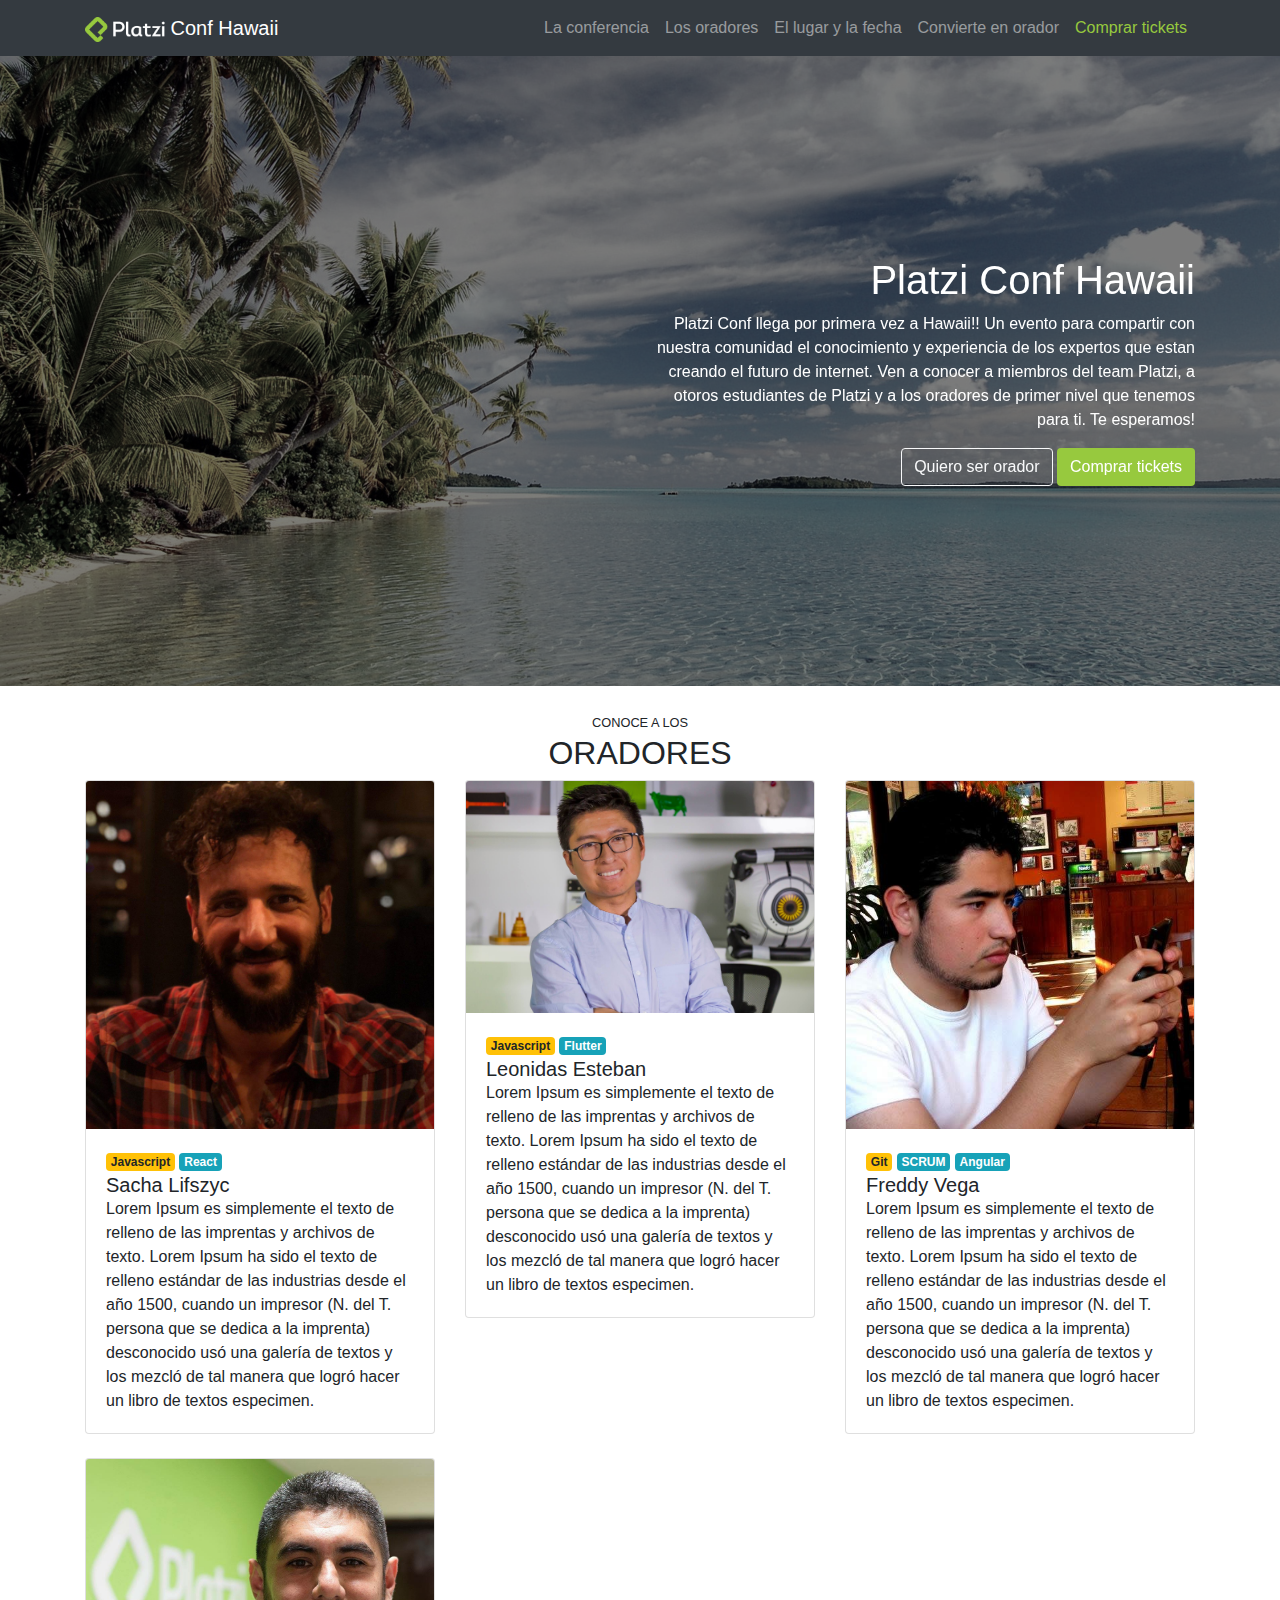
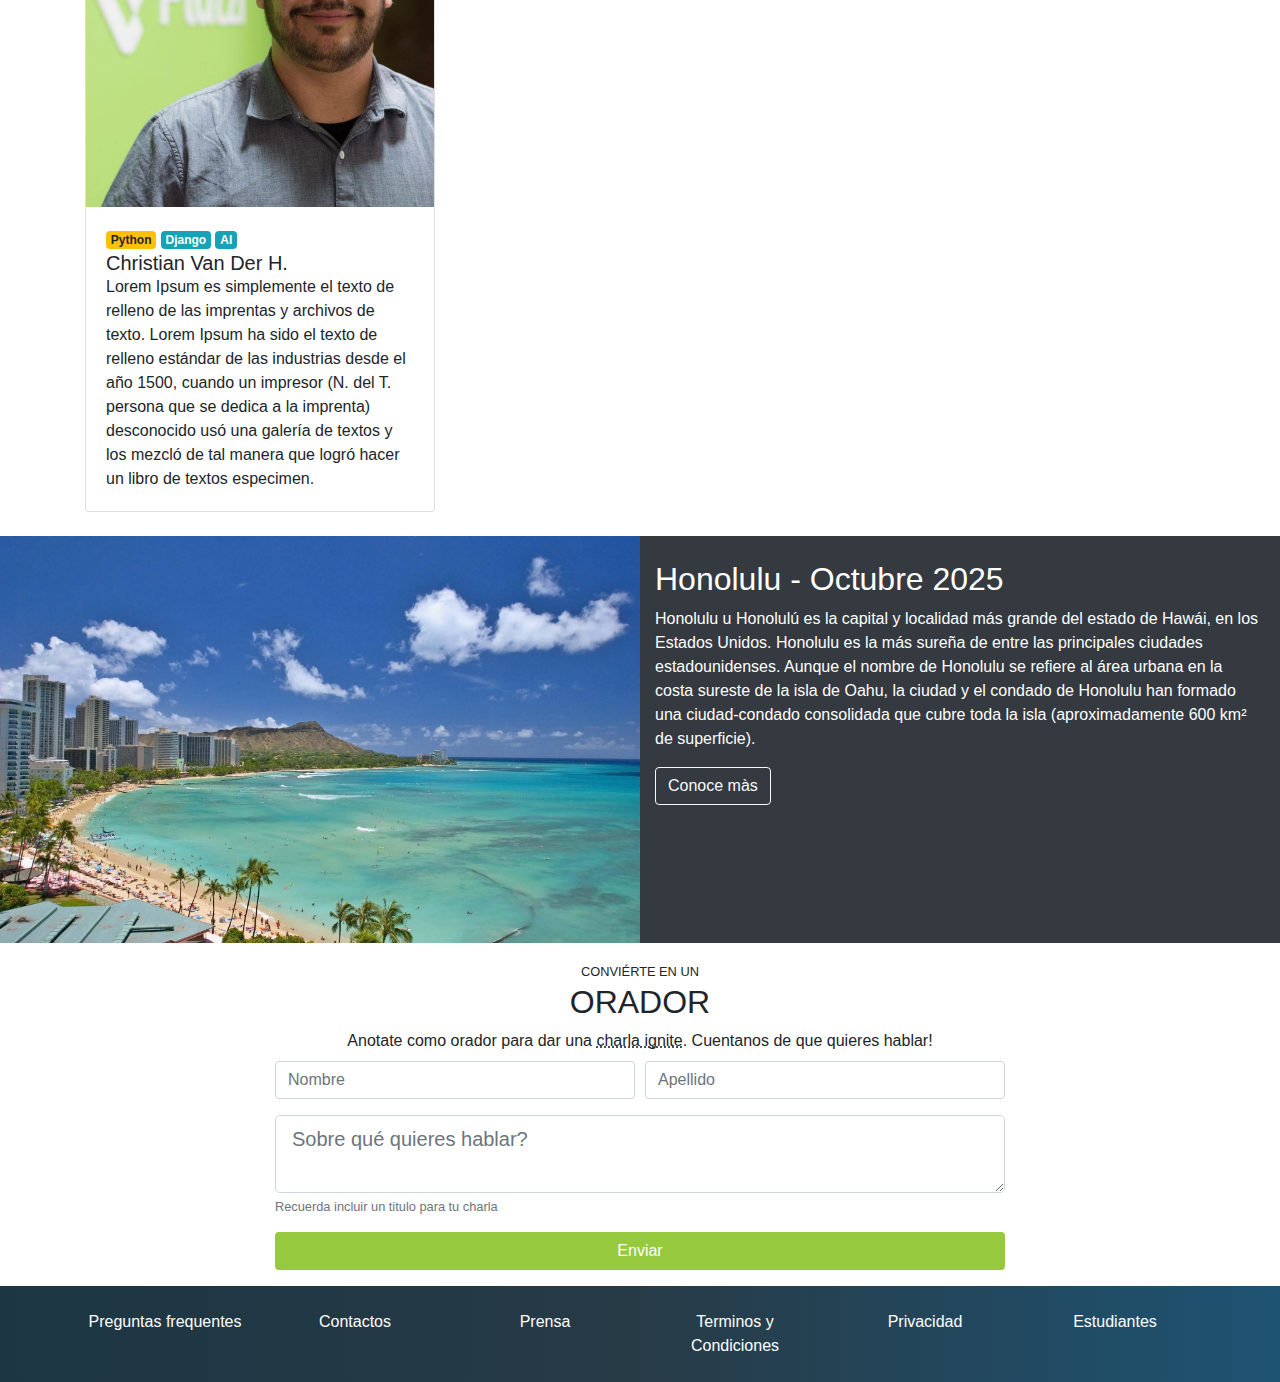
<file: index.html>
<!doctype html>
<html lang="en">
  <head>
    <!-- Required meta tags -->
    <meta charset="utf-8">
    <meta name="viewport" content="width=device-width, initial-scale=1, shrink-to-fit=no">

    <!-- Bootstrap CSS -->
    <link rel="stylesheet" href="https://stackpath.bootstrapcdn.com/bootstrap/4.4.1/css/bootstrap.min.css" integrity="sha384-Vkoo8x4CGsO3+Hhxv8T/Q5PaXtkKtu6ug5TOeNV6gBiFeWPGFN9MuhOf23Q9Ifjh" crossorigin="anonymous">
    <link rel="stylesheet" href="index.css">

    <title>Platzi Conf Hawaii</title>
  </head>
    
  <body data-spy="scroll" data-target="navbar" data-ofsset="57">

    <!-- Header  -->
    <nav id="header" class="navbar navbar-expand-lg navbar-dark bg-dark sticky-top">
      <div class="container">
        <a class="navbar-brand" href="#">
          <img src="assets/images/platzi-logo.png" alt="Platzi logo">
          Conf Hawaii
        </a>
        <button class="navbar-toggler" type="button" data-toggle="collapse" data-target="#navbarSupportedContent" aria-controls="navbarSupportedContent" aria-expanded="false" aria-label="Toggle navigation">
          <span class="navbar-toggler-icon"></span>
        </button>
      
        <div class="collapse navbar-collapse" id="navbar">
          <ul class="navbar-nav ml-auto">
            <li class="nav-item">
              <a class="nav-link" href="#main">La conferencia</a>
            </li>
            <li class="nav-item">
              <a class="nav-link" href="#speakers">Los oradores</a>
            </li>
            <li class="nav-item">
              <a class="nav-link" href="#place-time">El lugar y la fecha</a>
            </li>
            <li class="nav-item">
              <a class="nav-link" href="#conviertete-en-orador">Convierte en orador</a>
              <li class="nav-item">
                <a class="nav-link text-platzi" href="#">Comprar tickets</a>
              </li>
            </li>
            </ul>
        </div>
      </div>  
      </nav>
    <!-- /Header -->

    <!--Main-->
    <main id="main">
        <div id="carousel" class="carousel slide carousel-fade" data-ride="carousel" data-pause="false">
            <div class="carousel-inner">
              <div class="carousel-item active">
                <img src="assets/images/hawaii.jpg" class="d-block w-100" alt="Hawaii 1">
              </div>
              <div class="carousel-item">
                <img src="assets/images/hawaii2.jpg" class="d-block w-100" alt="Hawaii 2">
              </div>
              <div class="carousel-item">
                <img src="assets/images/hawaii3.jpeg" class="d-block w-100" alt="Hawaii 3">
              </div>
              <div class="overlay">
                <div class="container">
                  <div class="row align-items-center">
                    <div class="col-md-6 offset-md-6 texet-center text-md-right">
                      <h1>Platzi Conf Hawaii</h1>
                      <p class="d-none d-md-block">Platzi Conf llega por primera vez a Hawaii!! Un evento
                         para compartir con nuestra comunidad el conocimiento y experiencia
                         de los expertos que estan creando el futuro de internet.
                         Ven a conocer a miembros del team Platzi, a otoros
                         estudiantes de Platzi y a los oradores de primer nivel
                         que tenemos para ti. Te esperamos!
                      </p>
                      <a href="#" class="btn btn-outline-light">Quiero ser orador</a>
                      <button typre="button" class="btn btn-platzi">Comprar tickets</button>
                    </div>
                  </div>
                </div>
              </div>
            </div>
          </div>
    </main>  
    <!--/Main-->

    <!--Speakers-->
    <section id="speakers" class="mt-4">
      <div class="container">
        <div class="row">
          <div class="col text-center text-uppercase">
            <small>Conoce a los</small>
            <h2>Oradores</h2>
          </div>
        </div>
        <div class="row">
          <div class="col-12 col-md-6 col-lg-4 mb-4">
              <div class="card">
                  <img src="assets/speakers/sacha.jpg" class="card-img-top" alt="Foto de Sacha">
                  <div class="card-body">
                    <div class="badges">
                      <span class="badge badge-warning">Javascript</span>
                      <span class="badge badge-info">React</span>
                    </div>
                    <h5 class="card-title mb-0">Sacha Lifszyc</h5>
                    <p class="card-text">Lorem Ipsum es simplemente el texto de relleno de las imprentas y archivos de texto. Lorem Ipsum ha sido el texto de relleno estándar de las industrias desde el año 1500, cuando un impresor (N. del T. persona que se dedica a la imprenta) desconocido usó una galería de textos y los mezcló de tal manera que logró hacer un libro de textos especimen.</p>
                  </div>
                </div>
          </div>
          <div class="col-12 col-md-6 col-lg-4 mb-4">
              <div class="card">
                  <img src="assets/speakers/leonidas.jpeg" class="card-img-top" alt="Foto de Leonidas">
                  <div class="card-body">
                    <div class="badges">
                        <span class="badge badge-warning">Javascript</span>
                        <span class="badge badge-info">Flutter</span>
                    </div>
                    <h5 class="card-title mb-0">Leonidas Esteban</h5>
                    <p class="card-text">Lorem Ipsum es simplemente el texto de relleno de las imprentas y archivos de texto. Lorem Ipsum ha sido el texto de relleno estándar de las industrias desde el año 1500, cuando un impresor (N. del T. persona que se dedica a la imprenta) desconocido usó una galería de textos y los mezcló de tal manera que logró hacer un libro de textos especimen.</p>
                  </div>
                </div>
          </div>
          <div class="col-12 col-md-6 col-lg-4 mb-4">
              <div class="card">
                  <img src="assets/speakers/freddy.jpeg" class="card-img-top" alt="Foto de Freddy">
                  <div class="card-body">
                    <div class="badges">
                        <span class="badge badge-warning">Git</span>
                        <span class="badge badge-info">SCRUM</span>
                        <span class="badge badge-info">Angular</span>
                    </div>
                    <h5 class="card-title mb-0">Freddy Vega</h5>
                    <p class="card-text">Lorem Ipsum es simplemente el texto de relleno de las imprentas y archivos de texto. Lorem Ipsum ha sido el texto de relleno estándar de las industrias desde el año 1500, cuando un impresor (N. del T. persona que se dedica a la imprenta) desconocido usó una galería de textos y los mezcló de tal manera que logró hacer un libro de textos especimen.</p>
                  </div>
                </div>
          </div>
          <div class="col-12 col-md-6 col-lg-4 mb-4">
              <div class="card">
                  <img src="assets/speakers/cvander.jpeg" class="card-img-top" alt="Foto de Cvander">
                  <div class="card-body">
                    <div class="badges">
                        <span class="badge badge-warning">Python</span>
                        <span class="badge badge-info">Django</span>
                        <span class="badge badge-info">AI</span>
                    </div>
                    <h5 class="card-title mb-0">Christian Van Der H.</h5>
                    <p class="card-text">Lorem Ipsum es simplemente el texto de relleno de las imprentas y archivos de texto. Lorem Ipsum ha sido el texto de relleno estándar de las industrias desde el año 1500, cuando un impresor (N. del T. persona que se dedica a la imprenta) desconocido usó una galería de textos y los mezcló de tal manera que logró hacer un libro de textos especimen.</p>
                  </div>
                </div>
          </div>
        </div>
      </div>
    </section>
    
    <!--/ Speaker-->

    <!--Fecha y hora-->
    
    <section id="place-time">
      <div class="container-fluid">
        <div class="row">
          <div class="col-12 col-lg-6 pl-0 pr-0">
            <img src="assets/images/honolulu.jpg" alt="Honolulu">
          </div>
          <div class="col-12 col-lg-6 pt-4 pb-4">
              <h2>Honolulu - Octubre 2025</h2>
              <p>Honolulu u Honolulú es la capital y localidad más grande del estado de Hawái, en los Estados Unidos. Honolulu es la más sureña de entre las principales ciudades estadounidenses. Aunque el nombre de Honolulu se refiere al área urbana en la costa sureste de la isla de Oahu, la ciudad y el condado de Honolulu han formado una ciudad-condado consolidada que cubre toda la isla (aproximadamente 600 km² de superficie).</p>
              <a class="btn btn-outline-light" href="https://es.wikipedia.org/wiki/Honolulu">Conoce màs</a>
            </div>  
        </div>
      </div>
    </section>

    <!--/ Fecha y hora-->

    <!-- Conviertete en speaker -->
    <section id="conviertete-en-orador" class="pt-3 pb-3">
      <div class="container">
        <div class="row">
          <div class="col text-uppercase text-center">
            <small>Conviérte en un</small>
            <h2>ORADOR</h2>
          </div>
        </div>
        <div class="row">
          <div class="col text-center">
            Anotate como orador para dar una <abbr data-toggle="tooltip" title="Charlas de 5 minutos">charla ignite</abbr>. Cuentanos de que quieres hablar!
          </div>
        </div>
        <div class="row">
          <div class="col col-md-10 offset-md-1 col-lg-8 offset-lg-2 pt-2">
              <form>
                  <div class="form-row">
                    <div class="form-group col-12 col-md-6">
                      <input type="text" class="form-control" placeholder="Nombre">
                    </div>
                    <div class="form-group col-12 col-md-6">
                      <input type="text" class="form-control" placeholder="Apellido">
                    </div>
                  </div>
                  <div class="form-row">
                    <div class="form-group col">
                      <textarea name="text" class="form-control form-control-lg" placeholder="Sobre qué quieres hablar?"></textarea>
                      <small class="form-text text-muted">
                        Recuerda incluir un titulo para tu charla
                      </small>
                    </div>
                  </div>
                  <div class="form-row">
                    <div class="col">
                      <button type="button" class="btn btn-platzi btn-block">Enviar</button>
                    </div>
                  </div>
                </form>
          </div>
        </div>
      </div>
    </section>
    <!--/ Conviertete en speaker -->

    <!-- Footer -->
      <footer id="footer" class="pb-4 pt-4">
          <div class="container">
              <div class="row text-center">
                  <div class="col-12 col-lg">
                    <a href="#">Preguntas frequentes</a>   
                  </div>
                  <div class="col-12 col-lg">
                    <a href="#">Contactos</a>   
                  </div>
                  <div class="col-12 col-lg">
                    <a href="#">Prensa</a>   
                  </div>
                  <div class="col-12 col-lg">
                    <a href="#">Terminos y Condiciones</a>
                  </div>
                  <div class="col-12 col-lg">
                    <a href="#">Privacidad</a>   
                  </div>
                  <div class="col-12 col-lg">
                    <a href="#">Estudiantes</a>   
                  </div>   
              </div>
            </div>
          </div>
      </footer>
    <!-- /Footer -->
    
    <!-- Optional JavaScript -->
    <!-- jQuery first, then Popper.js, then Bootstrap JS -->
    <script src="https://code.jquery.com/jquery-3.4.1.slim.min.js" integrity="sha384-J6qa4849blE2+poT4WnyKhv5vZF5SrPo0iEjwBvKU7imGFAV0wwj1yYfoRSJoZ+n" crossorigin="anonymous"></script>
    <script src="https://cdn.jsdelivr.net/npm/popper.js@1.16.0/dist/umd/popper.min.js" integrity="sha384-Q6E9RHvbIyZFJoft+2mJbHaEWldlvI9IOYy5n3zV9zzTtmI3UksdQRVvoxMfooAo" crossorigin="anonymous"></script>
    <script src="https://stackpath.bootstrapcdn.com/bootstrap/4.4.1/js/bootstrap.min.js" integrity="sha384-wfSDF2E50Y2D1uUdj0O3uMBJnjuUD4Ih7YwaYd1iqfktj0Uod8GCExl3Og8ifwB6" crossorigin="anonymous"></script>
    <script src="index.js"></script>
  </body>
</html>
</file>
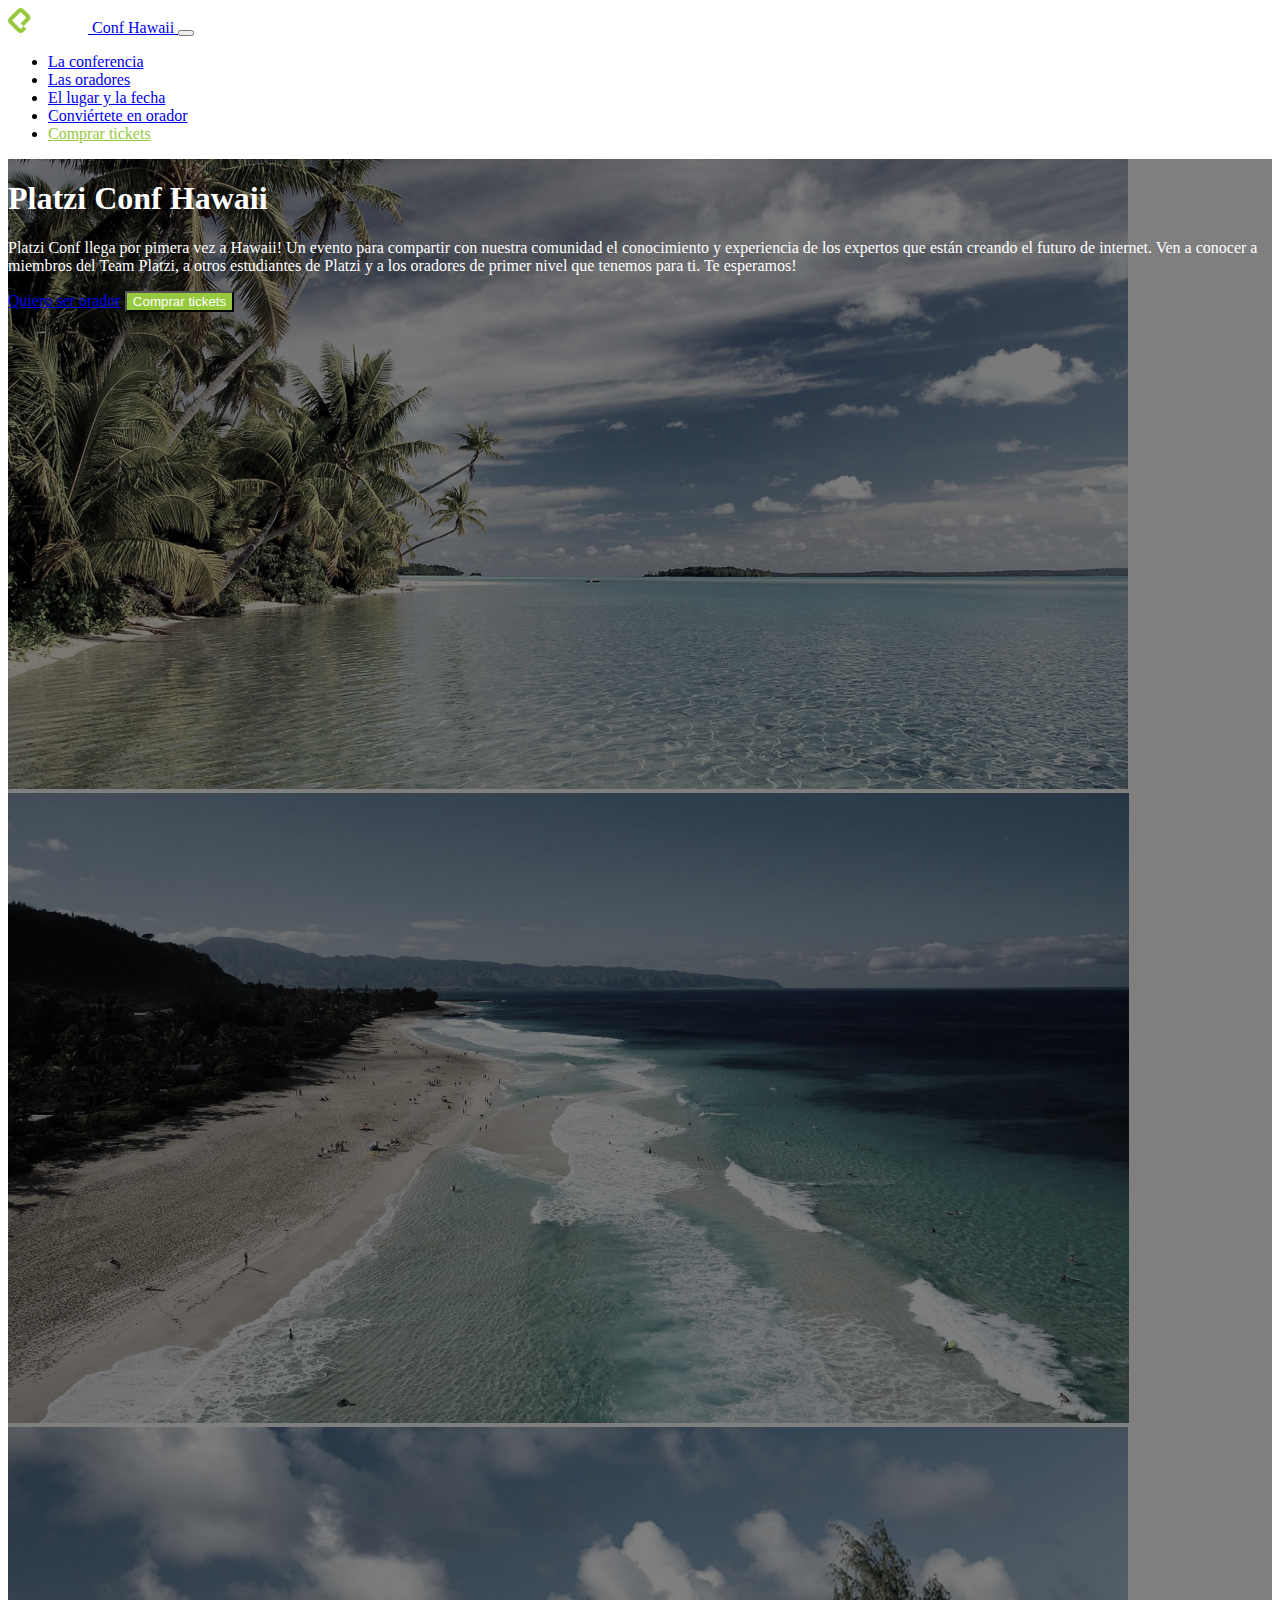
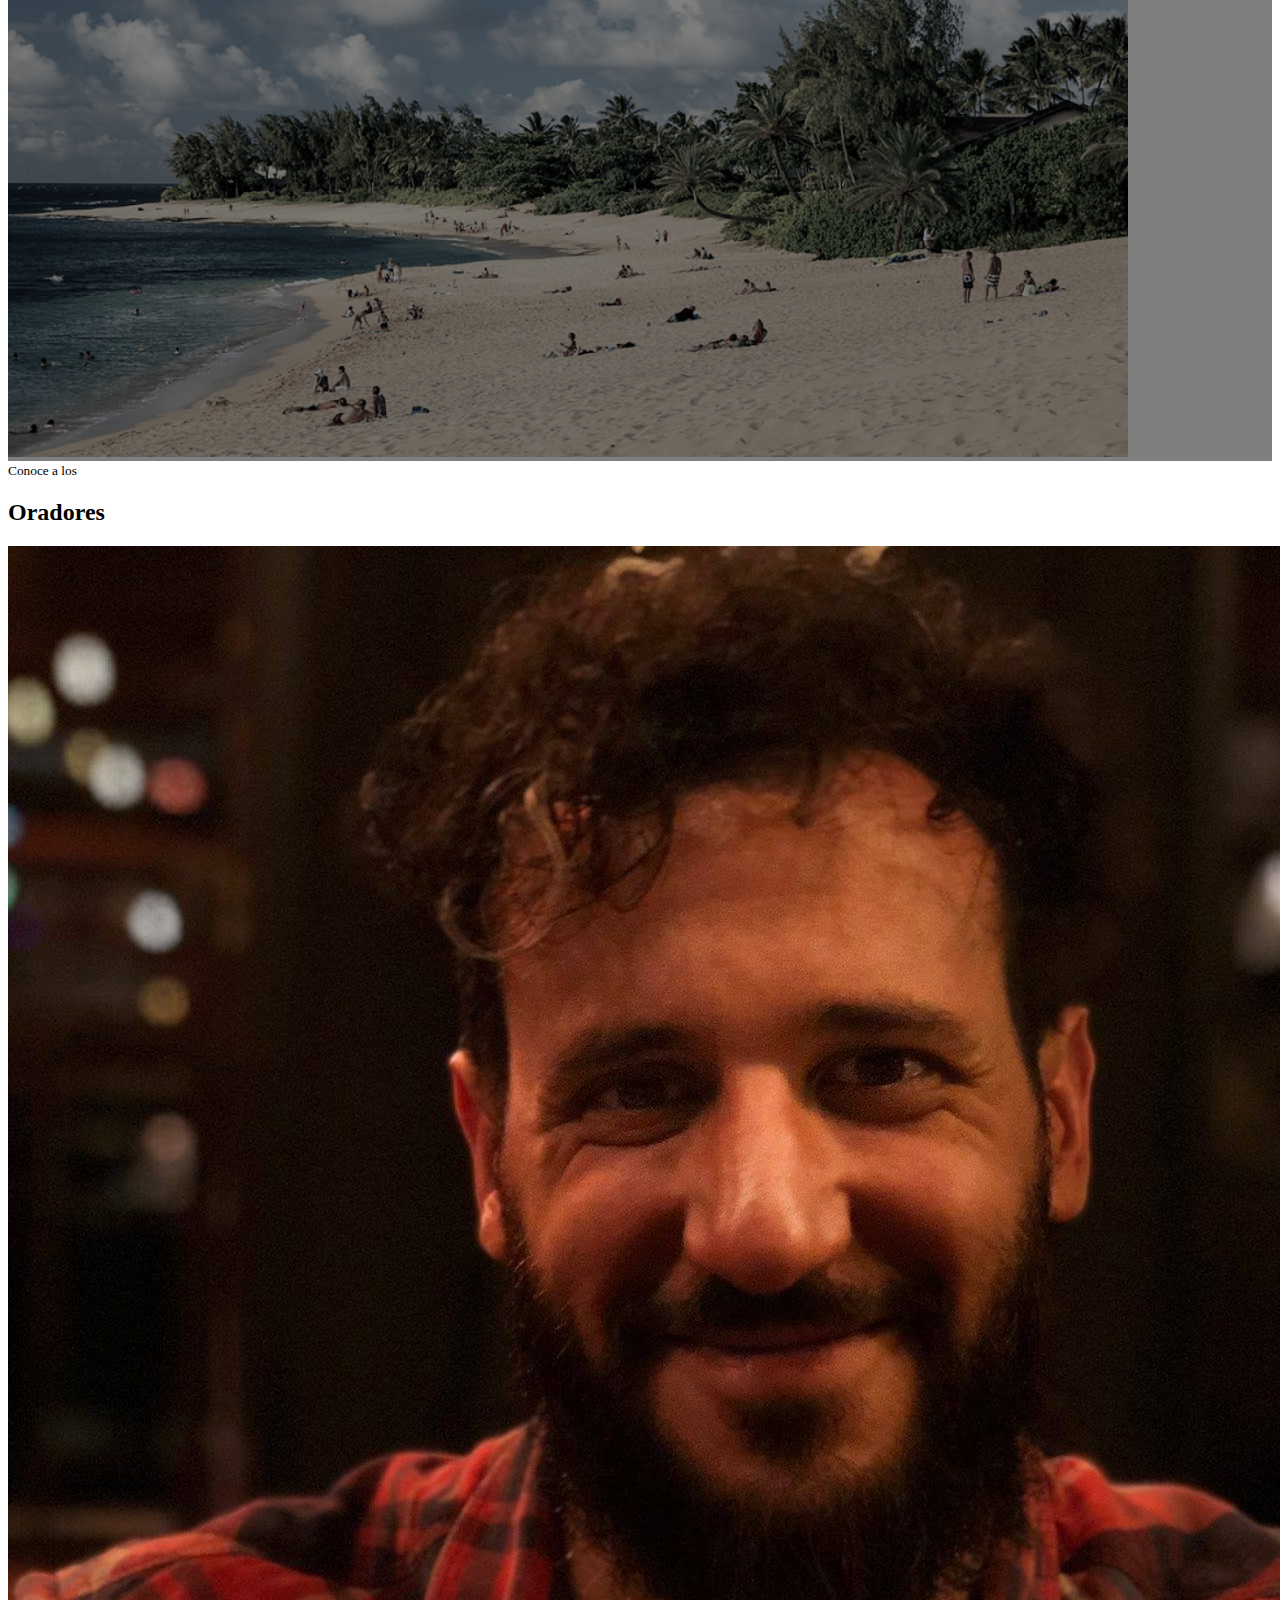
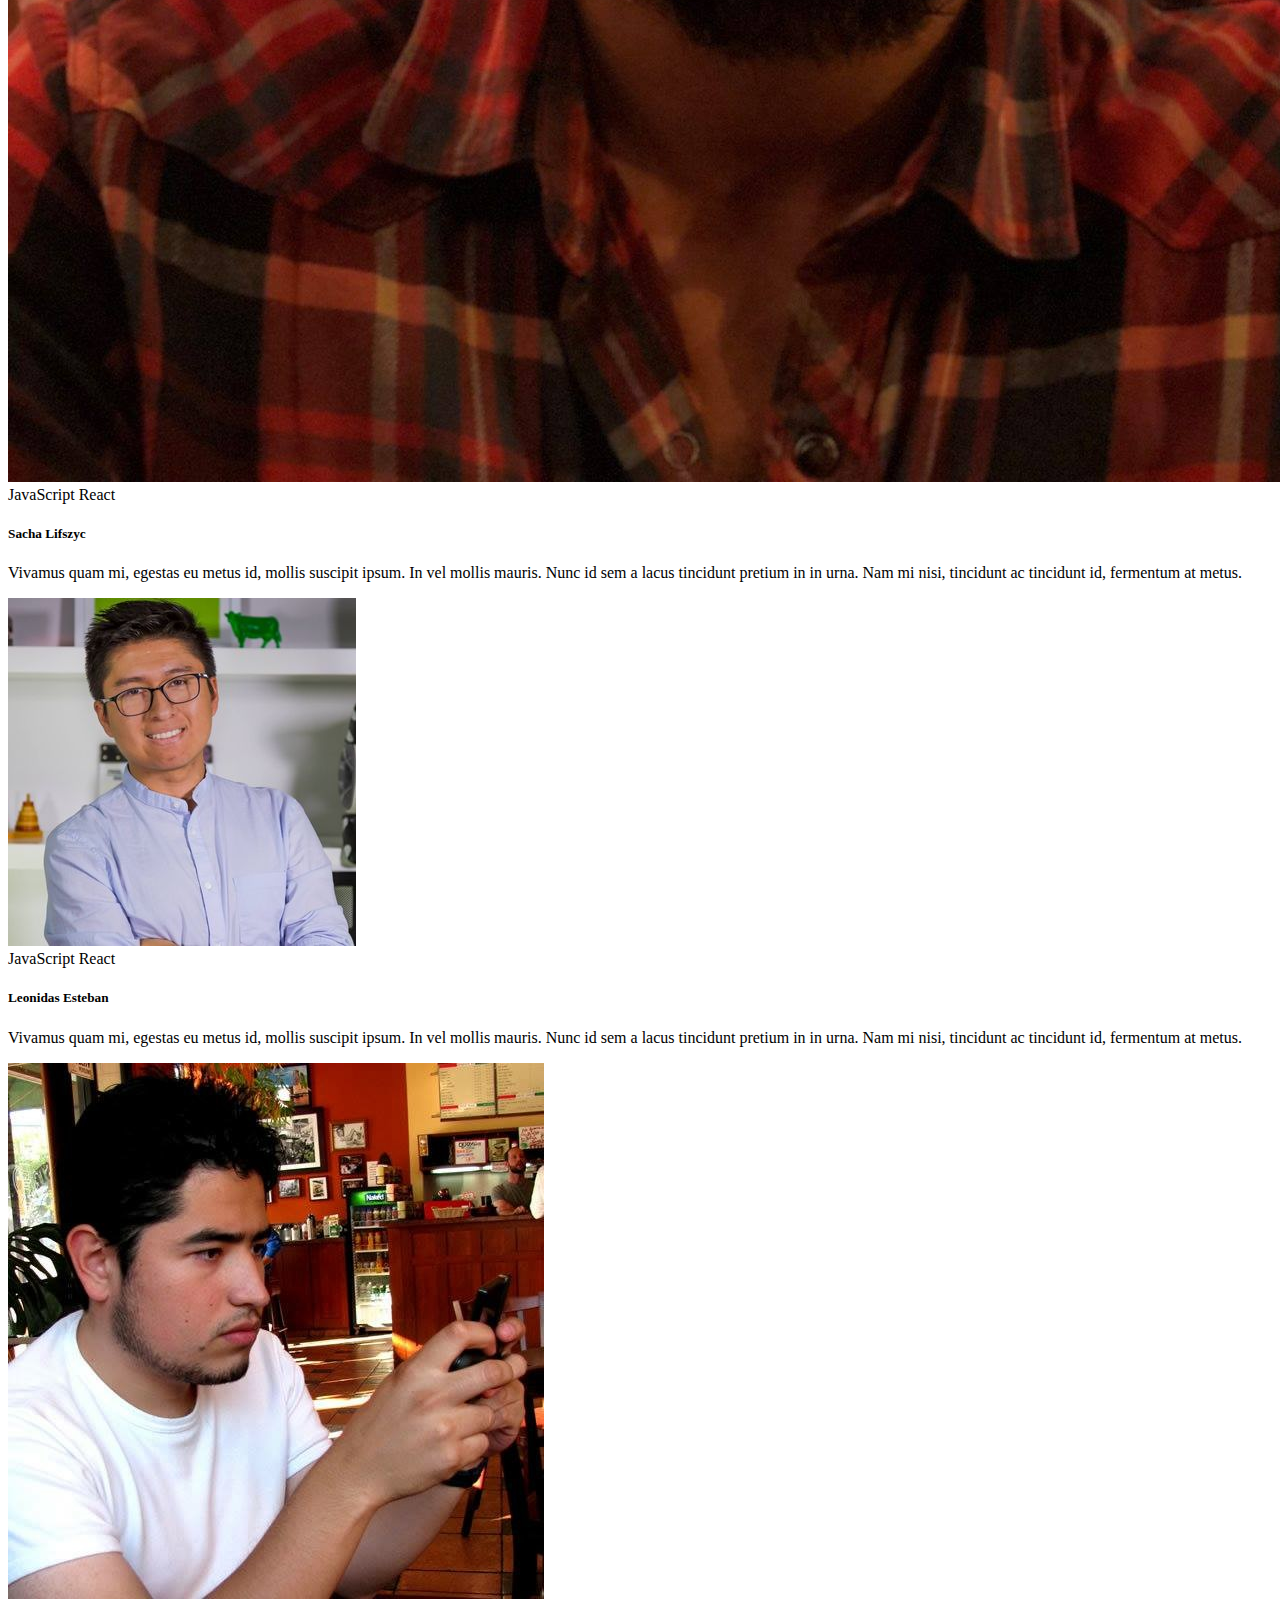
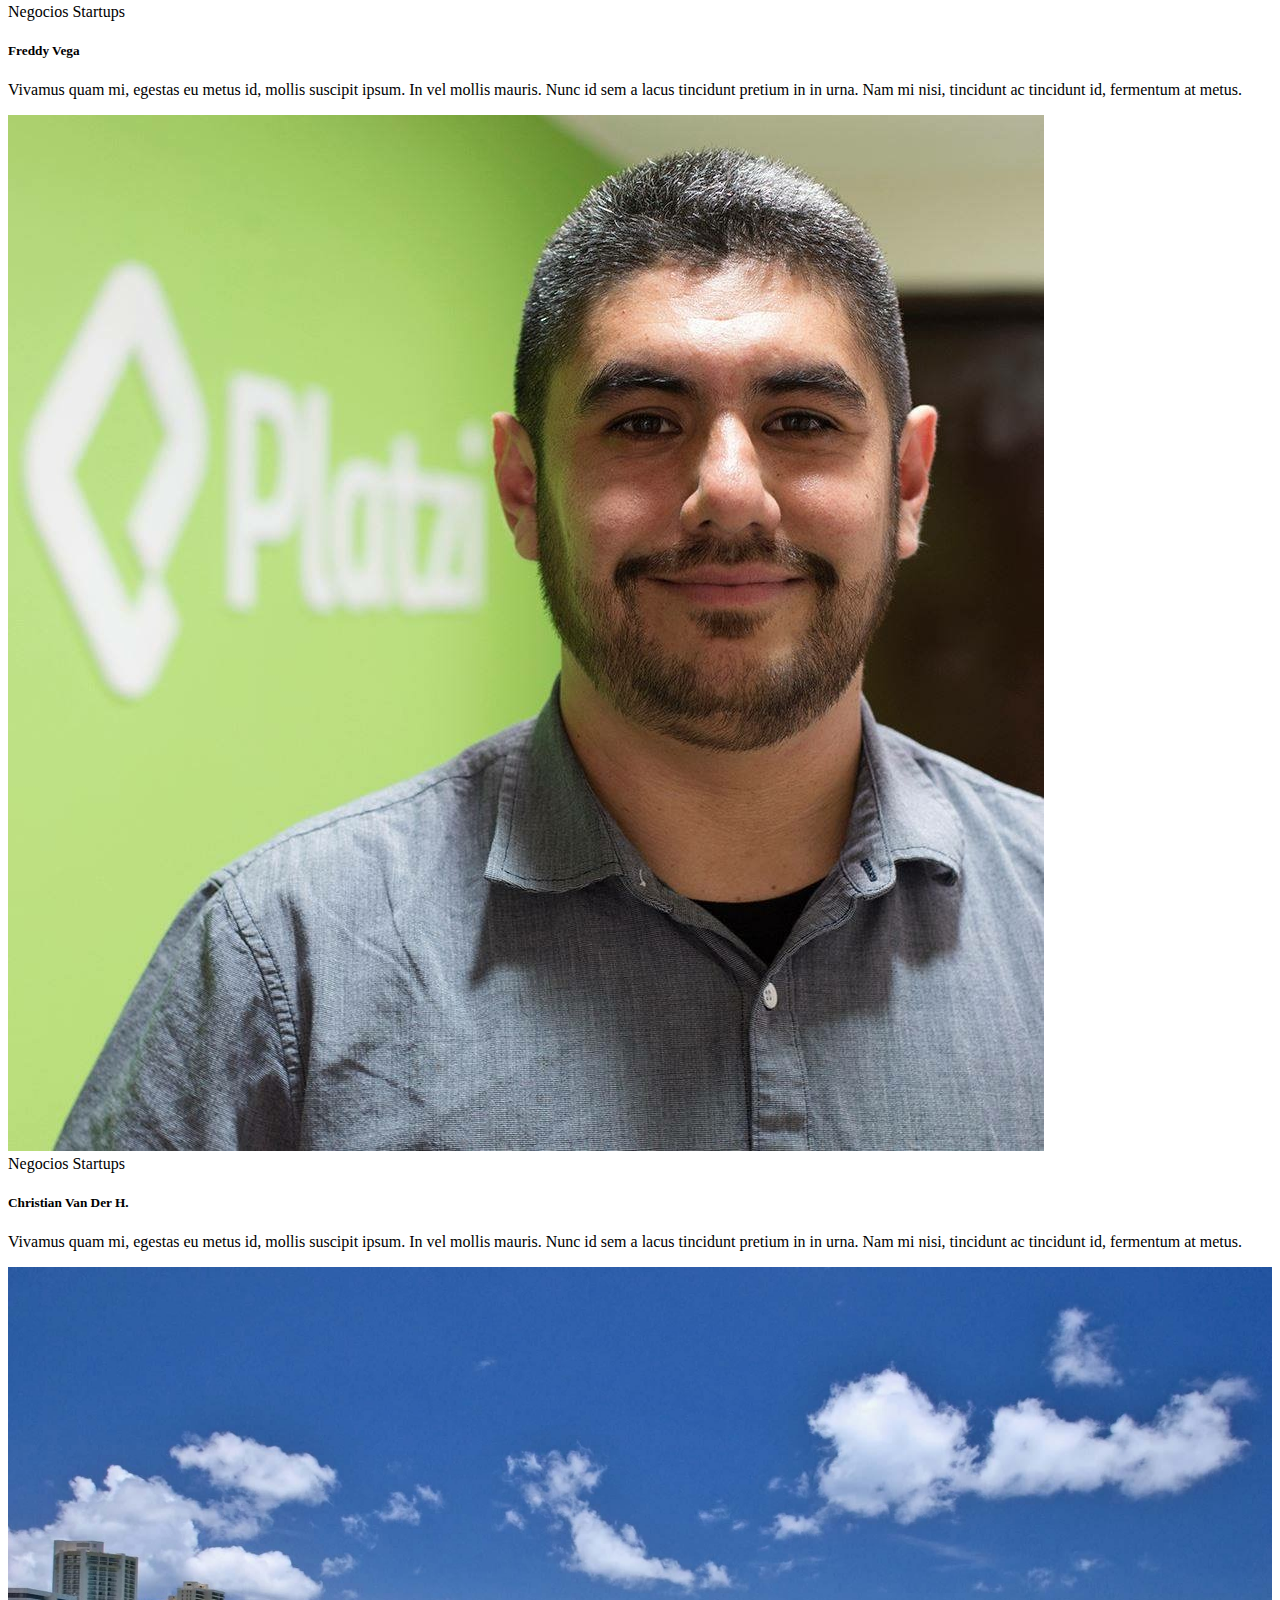
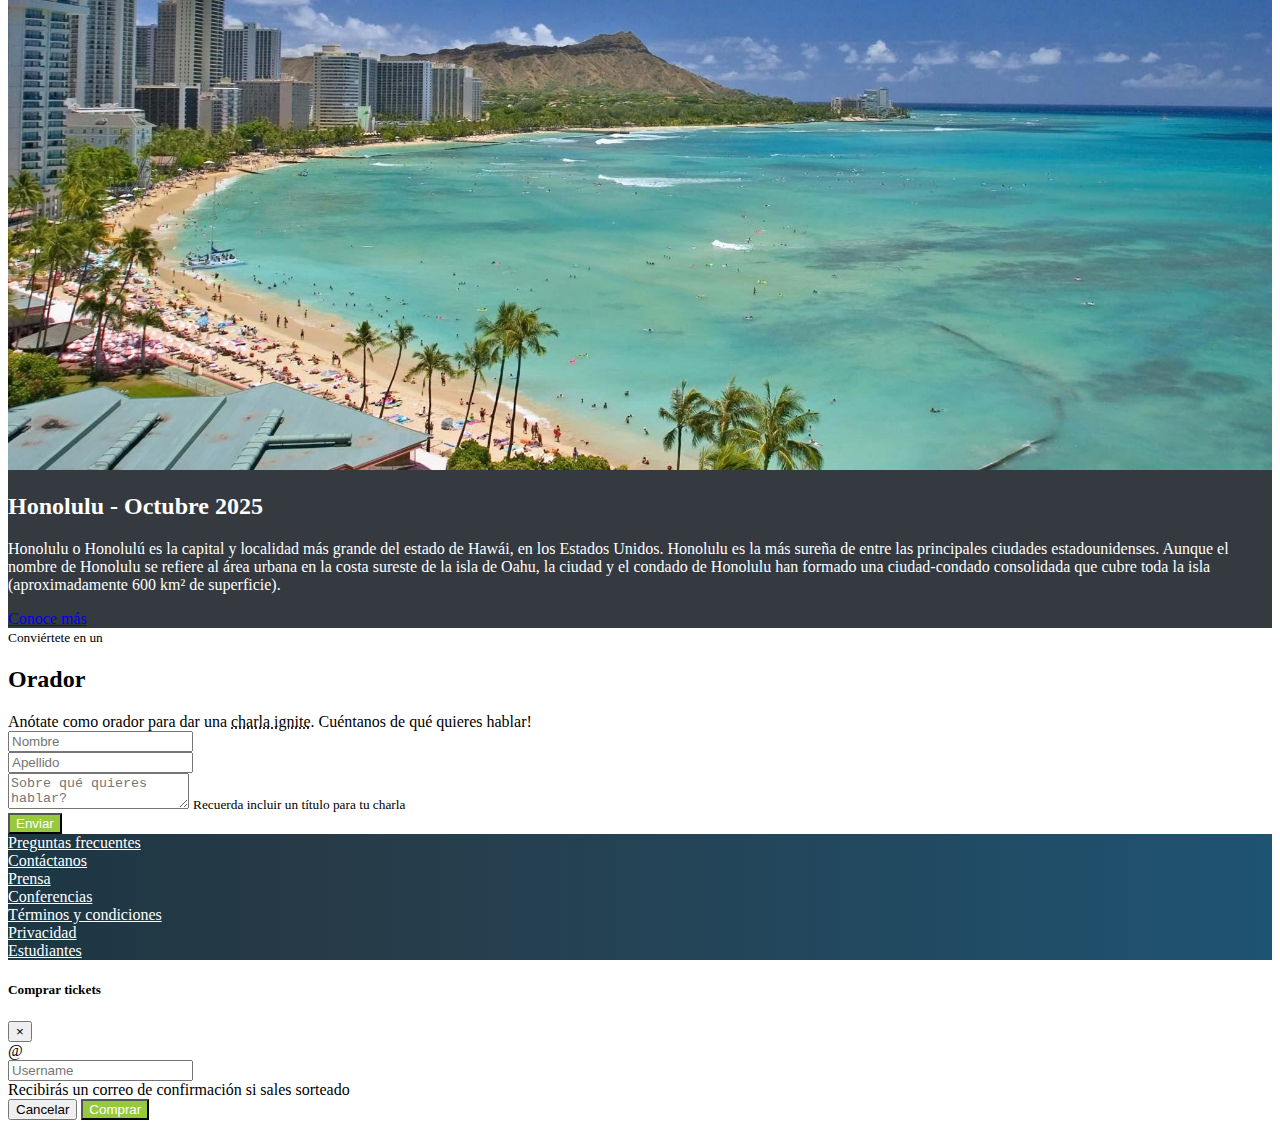
<file: bootstrap-gh-pages/index.html>
<!doctype html>
<html lang="en">
  <head>
    <!-- Required meta tags -->
    <meta charset="utf-8">
    <meta name="viewport" content="width=device-width, initial-scale=1, shrink-to-fit=no">

    <!-- Bootstrap CSS -->
    <link rel="stylesheet" href="https://stackpath.bootstrapcdn.com/bootstrap/4.1.3/css/bootstrap.min.css" integrity="sha384-MCw98/SFnGE8fJT3GXwEOngsV7Zt27NXFoaoApmYm81iuXoPkFOJwJ8ERdknLPMO" crossorigin="anonymous">
    <link rel="stylesheet" href="index.css">
    <title>PlatziConf Hawaii</title>
  </head>
  <body data-spy="scroll" data-target="#navbar" data-offset="57">
    <!-- Header -->
    <nav id="header" class="navbar navbar-expand-lg navbar-dark bg-dark sticky-top">
      <div class="container">
        <a class="navbar-brand" href="#">
          <img src="assets/images/platzi-logo.png" alt="Platzi logo">
          Conf Hawaii
        </a>
        <button class="navbar-toggler" type="button" data-toggle="collapse" data-target="#navbar" aria-controls="navbarSupportedContent" aria-expanded="false" aria-label="Toggle navigation">
          <span class="navbar-toggler-icon"></span>
        </button>

        <div class="collapse navbar-collapse" id="navbar">
          <ul class="navbar-nav ml-auto">
            <li class="nav-item">
              <a class="nav-link" href="#main">La conferencia</a>
            </li>
            <li class="nav-item">
              <a class="nav-link" href="#speakers">Las oradores</a>
            </li>
            <li class="nav-item">
              <a class="nav-link" href="#place-time">El lugar y la fecha</a>
            </li>
            <li class="nav-item">
              <a class="nav-link" href="#conviertete-en-orador">Conviértete en orador</a>
            </li>
            <li class="nav-item">
              <a class="nav-link text-platzi" href="#" data-toggle="modal" data-target="#modalCompra">Comprar tickets</a>
            </li>
          </ul>
        </div>
      </div>
    </nav>
    <!-- /Header -->

    <!-- Main -->
    <main id="main">
      <div id="carousel" class="carousel slide carousel-fade" data-ride="carousel" data-pause="false">
        <div class="carousel-inner">
          <div class="carousel-item active">
            <img class="d-block w-100" src="assets/images/hawaii.jpg" alt="Hawaii 1">
          </div>
          <div class="carousel-item">
            <img class="d-block w-100" src="assets/images/hawaii2.jpg" alt="Hawaii 2">
          </div>
          <div class="carousel-item">
            <img class="d-block w-100" src="assets/images/hawaii3.jpeg" alt="Hawaii 3">
          </div>
          <div class="overlay">
            <div class="container">
              <div class="row align-items-center">
                <div class="col-md-6 offset-md-6 text-center text-md-right">
                  <h1>Platzi Conf Hawaii</h1>
                  <p class="d-none d-md-block">
                    Platzi Conf llega por pimera vez a Hawaii! Un evento para
                    compartir con nuestra comunidad el conocimiento y experiencia
                    de los expertos que están creando el futuro de internet.
                    Ven a conocer a miembros del Team Platzi, a otros
                    estudiantes de Platzi y a los oradores de primer nivel
                    que tenemos para ti. Te esperamos!
                  </p>
                  <a href="#" class="btn btn-outline-light" data-toggle="modal">Quiero ser orador</a>
                  <button type="button" class="btn btn-platzi" data-toggle="modal" data-target="#modalCompra">Comprar tickets</button>
                </div>
              </div>
            </div>
          </div>
        </div>
      </div>
    </main>
    <!-- /Main -->

    <!-- Speakers -->
    <section id="speakers" class="mt-4">
      <div class="container">
        <div class="row">
          <div class="col text-center text-uppercase">
            <small>Conoce a los</small>
            <h2>Oradores</h2>
          </div>
        </div>
        <div class="row">
          <div class="col-12 col-md-6 col-lg-4 mb-4">
            <div class="card">
              <img class="card-img-top" src="assets/speakers/sacha.jpg" alt="Foto de Sacha">
              <div class="card-body">
                <div class="badges">
                  <span class="badge badge-warning">JavaScript</span>
                  <span class="badge badge-info">React</span>
                </div>
                <h5 class="card-title">Sacha Lifszyc</h5>
                <p class="card-text">Vivamus quam mi, egestas eu metus id, mollis suscipit ipsum. In vel mollis mauris. Nunc id sem a lacus tincidunt pretium in in urna. Nam mi nisi, tincidunt ac tincidunt id, fermentum at metus.</p>
              </div>
            </div>
          </div>
          <div class="col-12 col-md-6 col-lg-4 mb-4">
            <div class="card">
              <img class="card-img-top" src="assets/speakers/leonidas2.jpeg" alt="Foto de Sacha">
              <div class="card-body">
                <div class="badges">
                  <span class="badge badge-warning">JavaScript</span>
                  <span class="badge badge-info">React</span>
                </div>
                <h5 class="card-title">Leonidas Esteban</h5>
                <p class="card-text">Vivamus quam mi, egestas eu metus id, mollis suscipit ipsum. In vel mollis mauris. Nunc id sem a lacus tincidunt pretium in in urna. Nam mi nisi, tincidunt ac tincidunt id, fermentum at metus.</p>
              </div>
            </div>
          </div>
          <div class="col-12 col-md-6 col-lg-4 mb-4">
            <div class="card">
              <img class="card-img-top" src="assets/speakers/freddy.jpeg" alt="Foto de Sacha">
              <div class="card-body">
                <div class="badges">
                  <span class="badge badge-secondary">Negocios</span>
                  <span class="badge badge-danger">Startups</span>
                </div>
                <h5 class="card-title">Freddy Vega</h5>
                <p class="card-text">Vivamus quam mi, egestas eu metus id, mollis suscipit ipsum. In vel mollis mauris. Nunc id sem a lacus tincidunt pretium in in urna. Nam mi nisi, tincidunt ac tincidunt id, fermentum at metus.</p>
              </div>
            </div>
          </div>
          <div class="col-12 col-md-6 col-lg-4 mb-4">
            <div class="card">
              <img class="card-img-top" src="assets/speakers/cvander.jpeg" alt="Foto de Sacha">
              <div class="card-body">
                <div class="badges">
                  <span class="badge badge-secondary">Negocios</span>
                  <span class="badge badge-danger">Startups</span>
                </div>
                <h5 class="card-title">Christian Van Der H.</h5>
                <p class="card-text">Vivamus quam mi, egestas eu metus id, mollis suscipit ipsum. In vel mollis mauris. Nunc id sem a lacus tincidunt pretium in in urna. Nam mi nisi, tincidunt ac tincidunt id, fermentum at metus.</p>
              </div>
            </div>
          </div>
        </div>
      </div>
    </section>
    <!-- /Speakers -->

    <!-- Lugar y fecha -->
    <section id="place-time">
      <div class="container-fluid">
        <div class="row">
          <div class="col-12 col-lg-6 pl-0 pr-0">
            <img src="assets/images/honolulu.jpg" alt="Honolulu" />
          </div>
          <div class="col-12 col-lg-6 pt-4 pb-4">
            <h2>Honolulu - Octubre 2025</h2>
            <p>
              Honolulu o Honolulú​ es la capital y localidad más grande del estado de Hawái, en los Estados Unidos. Honolulu es la más sureña de entre las principales ciudades estadounidenses. Aunque el nombre de Honolulu se refiere al área urbana en la costa sureste de la isla de Oahu, la ciudad y el condado de Honolulu han formado una ciudad-condado consolidada que cubre toda la isla (aproximadamente 600 km² de superficie).
            </p>
            <a class="btn btn-outline-light" href="https://es.wikipedia.org/wiki/Honolulu">Conoce más</a>
          </div>
        </div>
      </div>
    </section>
    <!-- /Lugar y fecha -->

    <!-- Conviértete en orador -->
    <section id="conviertete-en-orador" class="pt-3 pb-3">
      <div class="container">
        <div class="row">
          <div class="col text-uppercase text-center">
            <small>Conviértete en un</small>
            <h2>Orador</h2>
          </div>
        </div>
        <div class="row">
          <div class="col text-center">
            Anótate como orador para dar una <abbr data-toggle="tooltip" title="Charlas de 5 minutos">charla ignite</abbr>.
            Cuéntanos de qué quieres hablar!
          </div>
        </div>
        <div class="row">
          <div class="col col-md-10 offset-md-1 col-lg-8 offset-lg-2 pt-2">
            <form>
              <div class="form-row">
                <div class="form-group col-12 col-md-6">
                  <input type="text" class="form-control" placeholder="Nombre">
                </div>
                <div class="form-group col-12 col-md-6">
                  <input type="text" class="form-control" placeholder="Apellido">
                </div>
              </div>
              <div class="form-row">
                <div class="form-group col">
                  <textarea name="text" class="form-control form-control-lg" placeholder="Sobre qué quieres hablar?"></textarea>
                  <small class="form-text text-muted">
                    Recuerda incluir un título para tu charla
                  </small>
                </div>
              </div>
              <div class="form-row">
                <div class="col">
                  <button type="button" class="btn btn-platzi btn-block">Enviar</button>
                </div>
              </div>
            </form>
          </div>
        </div>
      </div>
    </section>
    <!-- /Conviértete en orador -->

    <!-- Footer -->
    <footer id="footer" class="pb-4 pt-4">
      <div class="container">
        <div class="row text-center">
          <div class="col-12 col-lg">
            <a href="#">Preguntas frecuentes</a>
          </div>
          <div class="col-12 col-lg">
            <a href="#">Contáctanos</a>
          </div>
          <div class="col-12 col-lg">
            <a href="#">Prensa</a>
          </div>
          <div class="col-12 col-lg">
            <a href="#">Conferencias</a>
          </div>
          <div class="col-12 col-lg">
            <a href="#">Términos y condiciones</a>
          </div>
          <div class="col-12 col-lg">
            <a href="#">Privacidad</a>
          </div>
          <div class="col-12 col-lg">
            <a href="#">Estudiantes</a>
          </div>
        </div>
      </div>
    </footer>
    <!-- /Footer -->

    <!-- Modal -->
    <div class="modal fade" id="modalCompra" tabindex="-1" role="dialog" aria-labelledby="exampleModalCenterTitle" aria-hidden="true">
      <div class="modal-dialog modal-dialog-centered" role="document">
        <div class="modal-content">
          <div class="modal-header">
            <h5 class="modal-title" id="exampleModalCenterTitle">Comprar tickets</h5>
            <button type="button" class="close" data-dismiss="modal" aria-label="Close">
              <span aria-hidden="true">&times;</span>
            </button>
          </div>
          <div class="modal-body">
            <form>
              <div class="form-row">
                <div class="form-group col">
                  <div class="input-group mb-3">
                    <div class="input-group-prepend">
                      <span class="input-group-text" id="basic-addon1">@</span>
                    </div>
                    <input type="text" class="form-control" placeholder="Username" aria-label="Username" aria-describedby="basic-addon1">
                  </div>
                </div>
              </div>
            </form>
            <div class="alert alert-warning" role="alert">
              Recibirás un correo de confirmación si sales sorteado
            </div>
          </div>
          <div class="modal-footer">
            <button type="button" class="btn btn-secondary" data-dismiss="modal">Cancelar</button>
            <button type="button" class="btn btn-platzi">Comprar</button>
          </div>
        </div>
      </div>
    </div>
    <!-- /Modal -->

    <!-- Optional JavaScript -->
    <!-- jQuery first, then Popper.js, then Bootstrap JS -->
    <script src="https://code.jquery.com/jquery-3.3.1.slim.min.js" integrity="sha384-q8i/X+965DzO0rT7abK41JStQIAqVgRVzpbzo5smXKp4YfRvH+8abtTE1Pi6jizo" crossorigin="anonymous"></script>
    <script src="https://cdnjs.cloudflare.com/ajax/libs/popper.js/1.14.3/umd/popper.min.js" integrity="sha384-ZMP7rVo3mIykV+2+9J3UJ46jBk0WLaUAdn689aCwoqbBJiSnjAK/l8WvCWPIPm49" crossorigin="anonymous"></script>
    <script src="https://stackpath.bootstrapcdn.com/bootstrap/4.1.3/js/bootstrap.min.js" integrity="sha384-ChfqqxuZUCnJSK3+MXmPNIyE6ZbWh2IMqE241rYiqJxyMiZ6OW/JmZQ5stwEULTy" crossorigin="anonymous"></script>
    <script src="index.js"></script>
  </body>
</html>
</file>
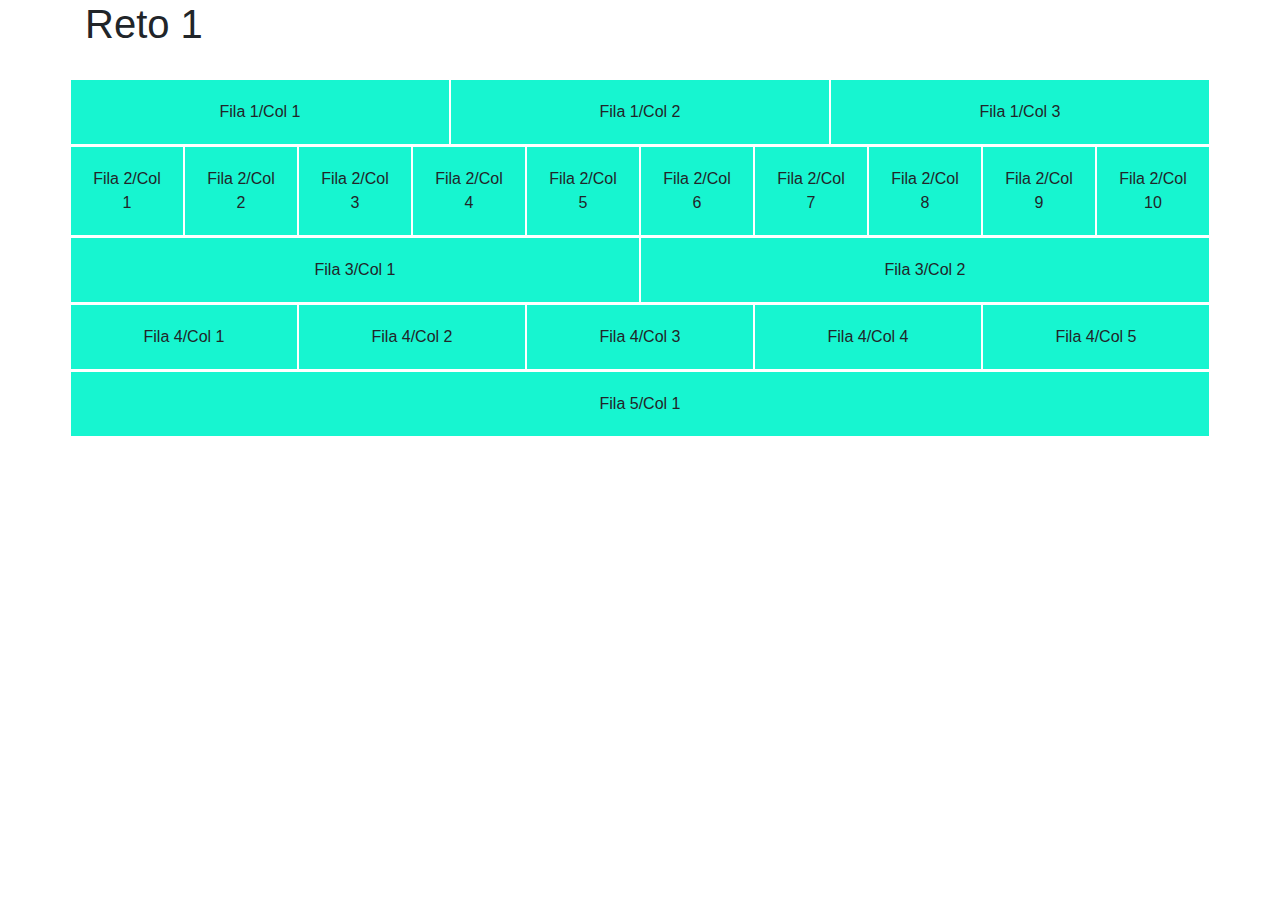
<file: reto_1.html>
<!doctype html>
<html lang="en">
  <head>
    <!-- Required meta tags -->
    <meta charset="utf-8">
    <meta name="viewport" content="width=device-width, initial-scale=1, shrink-to-fit=no">

    <!-- Bootstrap CSS -->
    <link rel="stylesheet" href="https://stackpath.bootstrapcdn.com/bootstrap/4.4.1/css/bootstrap.min.css" integrity="sha384-Vkoo8x4CGsO3+Hhxv8T/Q5PaXtkKtu6ug5TOeNV6gBiFeWPGFN9MuhOf23Q9Ifjh" crossorigin="anonymous">

    <title>Reto 1</title>
  </head>
    <style media="screen">
        .col{
            border: 1px solid white;
            background: rgb(23, 245, 208);
            text-align: center;
            margin-top: 1px;
            padding: 20px;
        }
        .h1{
            margin-top:3px;
            object-position: center;
        }
    </style>
  <body>
    <div class="container">
    <H1>Reto 1</H1>
    </div>
    <div class="container" style="margin-top:30px">
        <div class="row">
            <div class="col"col-1>Fila 1/Col 1</div>
            <div class="col"col-2>Fila 1/Col 2</div>
            <div class="col"col-3>Fila 1/Col 3</div>
        </div>
        <div class="row">
                <div class="col"col-1>Fila 2/Col 1</div>
                <div class="col"col-2>Fila 2/Col 2</div>
                <div class="col"col-3>Fila 2/Col 3</div>
                <div class="col"col-1>Fila 2/Col 4</div>
                <div class="col"col-2>Fila 2/Col 5</div>
                <div class="col"col-3>Fila 2/Col 6</div>
                <div class="col"col-1>Fila 2/Col 7</div>
                <div class="col"col-2>Fila 2/Col 8</div>
                <div class="col"col-3>Fila 2/Col 9</div>
                <div class="col"col-3>Fila 2/Col 10</div>
        </div>
        <div class="row">
                <div class="col"col-1>Fila 3/Col 1</div>
                <div class="col"col-2>Fila 3/Col 2</div>
        </div>
        <div class="row">
                <div class="col"col-1>Fila 4/Col 1</div>
                <div class="col"col-2>Fila 4/Col 2</div>
                <div class="col"col-3>Fila 4/Col 3</div>
                <div class="col"col-3>Fila 4/Col 4</div>
                <div class="col"col-3>Fila 4/Col 5</div>
            </div>
        <div class="row">
                <div class="col"col-3>Fila 5/Col 1</div>
        </div>    

    <!-- Optional JavaScript -->
    <!-- jQuery first, then Popper.js, then Bootstrap JS -->
    <script src="https://code.jquery.com/jquery-3.4.1.slim.min.js" integrity="sha384-J6qa4849blE2+poT4WnyKhv5vZF5SrPo0iEjwBvKU7imGFAV0wwj1yYfoRSJoZ+n" crossorigin="anonymous"></script>
    <script src="https://cdn.jsdelivr.net/npm/popper.js@1.16.0/dist/umd/popper.min.js" integrity="sha384-Q6E9RHvbIyZFJoft+2mJbHaEWldlvI9IOYy5n3zV9zzTtmI3UksdQRVvoxMfooAo" crossorigin="anonymous"></script>
    <script src="https://stackpath.bootstrapcdn.com/bootstrap/4.4.1/js/bootstrap.min.js" integrity="sha384-wfSDF2E50Y2D1uUdj0O3uMBJnjuUD4Ih7YwaYd1iqfktj0Uod8GCExl3Og8ifwB6" crossorigin="anonymous"></script>
  </body>
</html>
</file>
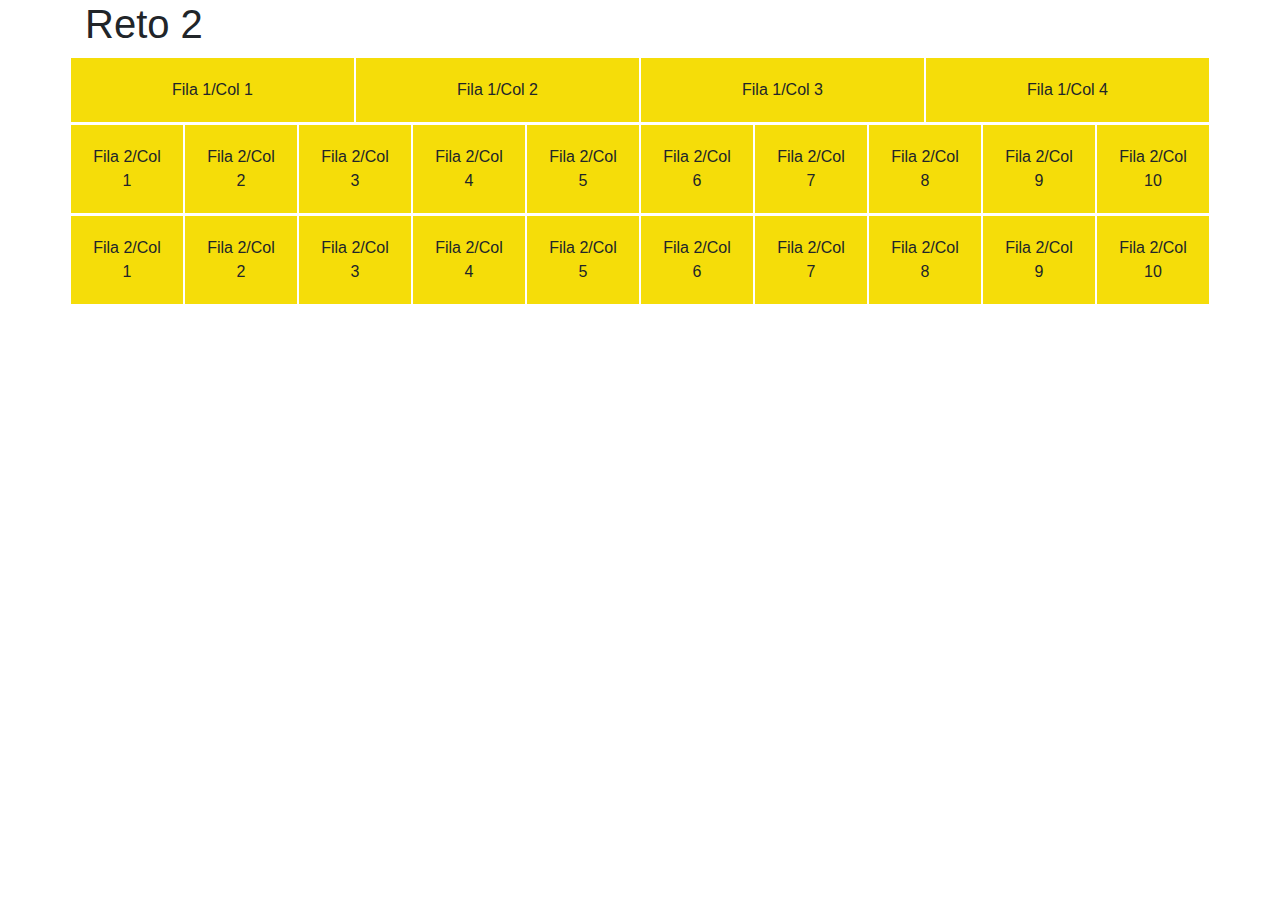
<file: reto_2.html>
<!doctype html>
<html lang="en">
  <head>
    <!-- Required meta tags -->
    <meta charset="utf-8">
    <meta name="viewport" content="width=device-width, initial-scale=1, shrink-to-fit=no">

    <!-- Bootstrap CSS -->
    <link rel="stylesheet" href="https://stackpath.bootstrapcdn.com/bootstrap/4.4.1/css/bootstrap.min.css" integrity="sha384-Vkoo8x4CGsO3+Hhxv8T/Q5PaXtkKtu6ug5TOeNV6gBiFeWPGFN9MuhOf23Q9Ifjh" crossorigin="anonymous">

    <title>Reto 2</title>
  </head>
    <style>
        .col-sm{
            border: 1px solid white;
            background: rgb(245, 221, 9);
            text-align: center;
            margin-top: 1px;
            padding: 20px;
        }
        .col-12{
            border: 1px solid white;
            background: rgb(245, 221, 9);
            text-align: center;
            margin-top: 1px;
            padding: 20px;
        }
        .col-md-6{
            border: 1px solid white;
            background: rgb(245, 221, 9);
            text-align: center;
            margin-top: 1px;
            padding: 20px;
        }
        .col-lg{
            border: 1px solid white;
            background: rgb(245, 221, 9);
            text-align: center;
            margin-top: 1px;
            padding: 20px;
        }
        .h1{
            margin-top:3px;
            object-position: center;
        }
    </style>
  <body>
    <div class="container">
    <H1>Reto 2</H1>
    </div>

    <div class="container">
        <div class="row">
            <div class="col-sm">Fila 1/Col 1</div>
            <div class="col-sm">Fila 1/Col 2</div>
            <div class="col-sm">Fila 1/Col 3</div>
            <div class="col-sm">Fila 1/Col 4</div>
        </div>
    </div>
    <div class="container">
            <div class="row">
                <div class="col-sm">Fila 2/Col 1</div>
                <div class="col-sm">Fila 2/Col 2</div>
                <div class="col-sm">Fila 2/Col 3</div>
                <div class="col-sm">Fila 2/Col 4</div>
                <div class="col-sm">Fila 2/Col 5</div>
                <div class="col-sm">Fila 2/Col 6</div>
                <div class="col-sm">Fila 2/Col 7</div>
                <div class="col-sm">Fila 2/Col 8</div>
                <div class="col-sm">Fila 2/Col 9</div>
                <div class="col-sm">Fila 2/Col 10</div>
            </div>        
    </div>
    <div class="container">
            <div class="row">
                <div class="col-12 col-md-6 col-lg">Fila 2/Col 1</div>
                <div class="col-12 col-md-6 col-lg">Fila 2/Col 2</div>
                <div class="col-12 col-md-6 col-lg">Fila 2/Col 3</div>
                <div class="col-12 col-md-6 col-lg">Fila 2/Col 4</div>
                <div class="col-12 col-md-6 col-lg">Fila 2/Col 5</div>
                <div class="col-12 col-md-6 col-lg">Fila 2/Col 6</div>
                <div class="col-12 col-md-6 col-lg">Fila 2/Col 7</div>
                <div class="col-12 col-md-6 col-lg">Fila 2/Col 8</div>
                <div class="col-12 col-md-6 col-lg">Fila 2/Col 9</div>
                <div class="col-12 col-md-6 col-lg">Fila 2/Col 10</div>
            </div>        
    </div>

    <!-- Optional JavaScript -->
    <!-- jQuery first, then Popper.js, then Bootstrap JS -->
    <script src="https://code.jquery.com/jquery-3.4.1.slim.min.js" integrity="sha384-J6qa4849blE2+poT4WnyKhv5vZF5SrPo0iEjwBvKU7imGFAV0wwj1yYfoRSJoZ+n" crossorigin="anonymous"></script>
    <script src="https://cdn.jsdelivr.net/npm/popper.js@1.16.0/dist/umd/popper.min.js" integrity="sha384-Q6E9RHvbIyZFJoft+2mJbHaEWldlvI9IOYy5n3zV9zzTtmI3UksdQRVvoxMfooAo" crossorigin="anonymous"></script>
    <script src="https://stackpath.bootstrapcdn.com/bootstrap/4.4.1/js/bootstrap.min.js" integrity="sha384-wfSDF2E50Y2D1uUdj0O3uMBJnjuUD4Ih7YwaYd1iqfktj0Uod8GCExl3Og8ifwB6" crossorigin="anonymous"></script>
  </body>
</html>
</file>
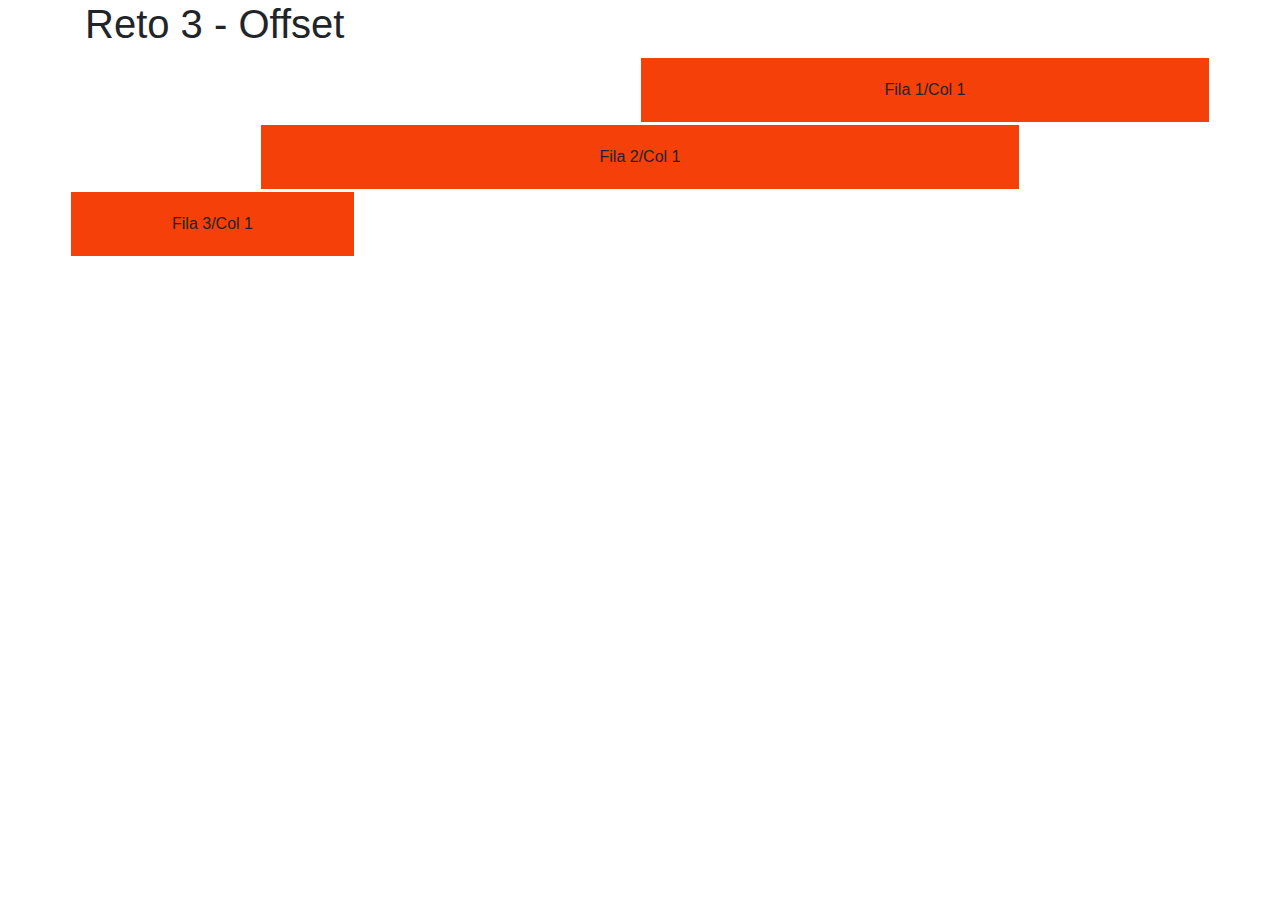
<file: reto_3.html>
<!doctype html>
<html lang="en">
  <head>
    <!-- Required meta tags -->
    <meta charset="utf-8">
    <meta name="viewport" content="width=device-width, initial-scale=1, shrink-to-fit=no">

    <!-- Bootstrap CSS -->
    <link rel="stylesheet" href="https://stackpath.bootstrapcdn.com/bootstrap/4.4.1/css/bootstrap.min.css" integrity="sha384-Vkoo8x4CGsO3+Hhxv8T/Q5PaXtkKtu6ug5TOeNV6gBiFeWPGFN9MuhOf23Q9Ifjh" crossorigin="anonymous">

    <title>Reto 3 - Offset</title>
  </head>
    <style>
        
        .col-md-6, .offset-md-6, .col-md-8, .offset-md-2, .col-md-3, .offset-md-0{
            border: 1px solid white;
            background: rgb(245, 64, 9);
            text-align: center;
            margin-top: 1px;
            padding: 20px;
        }
    </style>
  <body>
    
    <div class="container">
    <H1>Reto 3 - Offset</H1>
    </div>
    
    <div class="container">
            <div class="row">
                <div class="col-md-6 offset-md-6">Fila 1/Col 1</div>
            </div>
        </div>
        <div class="container">
                <div class="row">
                    <div class="col-md-8 offset-md-2">Fila 2/Col 1</div>
                </div>        
        </div>
        <div class="container">
                <div class="row">
                    <div class="col-md-3 offset-md-0">Fila 3/Col 1</div>
                </div>        
        </div>
    

    <!-- Optional JavaScript -->
    <!-- jQuery first, then Popper.js, then Bootstrap JS -->
    <script src="https://code.jquery.com/jquery-3.4.1.slim.min.js" integrity="sha384-J6qa4849blE2+poT4WnyKhv5vZF5SrPo0iEjwBvKU7imGFAV0wwj1yYfoRSJoZ+n" crossorigin="anonymous"></script>
    <script src="https://cdn.jsdelivr.net/npm/popper.js@1.16.0/dist/umd/popper.min.js" integrity="sha384-Q6E9RHvbIyZFJoft+2mJbHaEWldlvI9IOYy5n3zV9zzTtmI3UksdQRVvoxMfooAo" crossorigin="anonymous"></script>
    <script src="https://stackpath.bootstrapcdn.com/bootstrap/4.4.1/js/bootstrap.min.js" integrity="sha384-wfSDF2E50Y2D1uUdj0O3uMBJnjuUD4Ih7YwaYd1iqfktj0Uod8GCExl3Og8ifwB6" crossorigin="anonymous"></script>
  </body>
</html>
</file>
<file: index.css>
.text-platzi {
    color: #97c93e !important;
}
.btn-platzi {
    background-color:#97c93e;
    color:white;
}    
.btn-platzi:hover {
    background-color:#82ad36;
}
#header img {
    width: 80px;

}

#main .carousel-inner img {
    max-height: 70vh;
    object-fit: cover;
    filter:grayscale(70%)

}
#carousel {
    position: relative;
}
#carousel .overlay {
    z-index:1;
    position: absolute;
    top: 0;
    bottom:0;
    left: 0;
    right: 0;
    background-color: rgba(0, 0, 0, 0.5);
    color:white;
}
#carousel .overlay .container,
#carousel .overlay .row {
    height: 100%;

}
#footer{
    background: linear-gradient(90deg,#1c3643,#273b47 50%,#1e5372);
}

#footer a {
    color: white;
}

#place-time {
    background-color: #343a40;
    color:white;
}

#place-time img {
    max-width: 100%;
}
</file>
<file: bootstrap-gh-pages/index.css>
.text-platzi {
  color: #97c93e !important;
}

.btn-platzi {
  background-color: #97c93e;
  color: white;
}

.btn-platzi:hover {
  background-color: #82ad36;
}

#header img {
  width: 80px;
}

#main .carousel-inner img {
  max-height: 70vh;
  object-fit: cover;
  filter: grayscale(70%);
}

#carousel {
  position: relative;
}

#carousel .overlay {
  position: absolute;
  top: 0;
  bottom: 0;
  left: 0;
  right: 0;
  background-color: rgba(0, 0, 0, 0.5);
  color: white;
}

#carousel .overlay .container,
#carousel .overlay .row {
  height: 100%;
}

#place-time {
  background-color: #343a40;
  color: white;
}

#place-time img {
  max-width: 100%;
}

#footer {
  background: linear-gradient(90deg,#1c3643,#273b47 25%,#1e5372);
}

#footer a {
  color: white;
}
</file>
